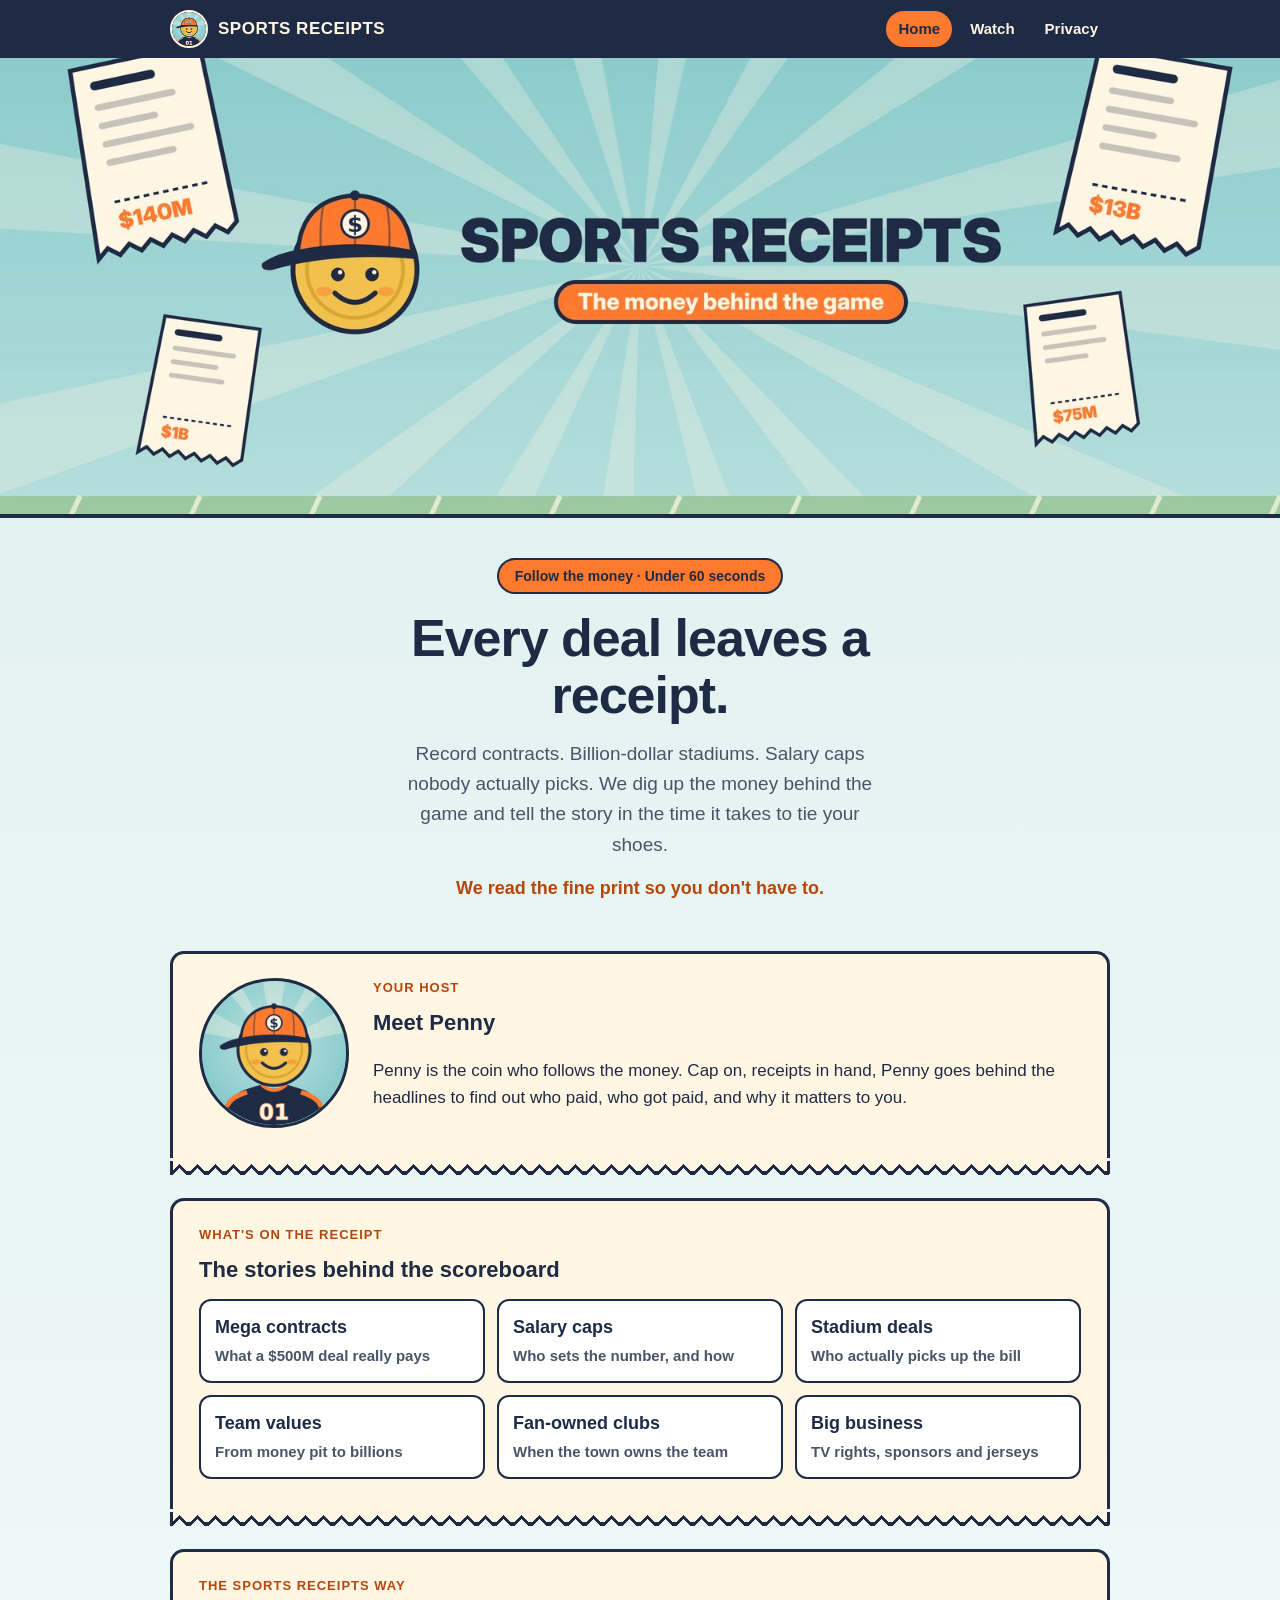
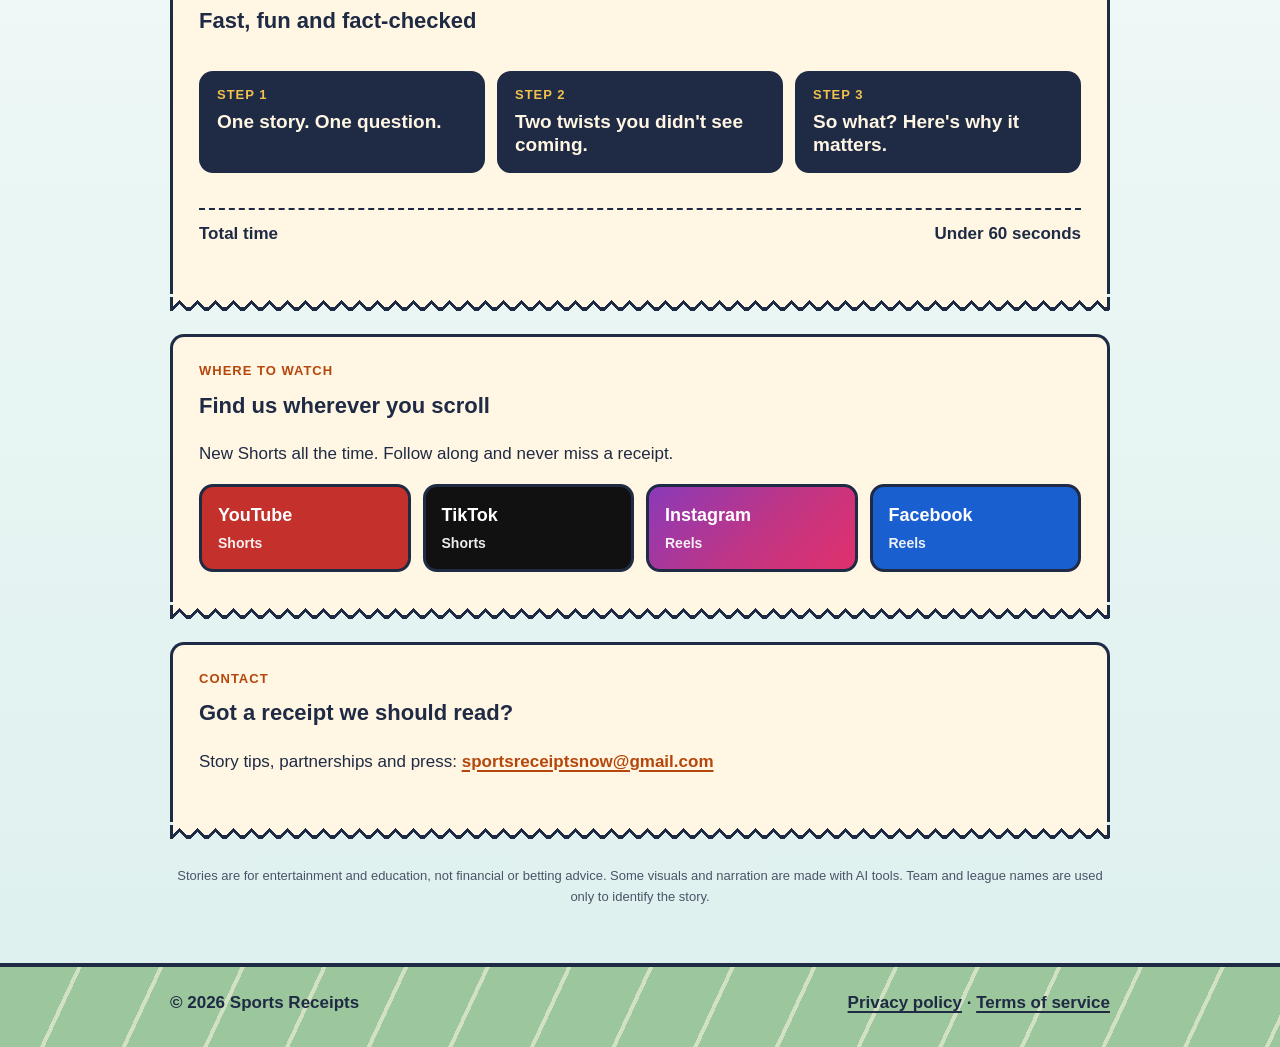
<file: index.html>
<!doctype html>
<html lang="en">
<head>
<meta charset="utf-8">
<meta name="viewport" content="width=device-width,initial-scale=1">
<title>Sports Receipts · The money behind the game</title>
<meta name="description" content="Every deal leaves a receipt. Short animated stories about the money behind sports.">
<meta property="og:title" content="Sports Receipts">
<meta property="og:description" content="Every deal leaves a receipt. The money behind the game in under 60 seconds.">
<meta property="og:image" content="share.jpg">
<meta name="theme-color" content="#1F2A44">
<link rel="icon" href="favicon.png" type="image/png">
<link rel="apple-touch-icon" href="apple-touch-icon.png">
<link rel="stylesheet" href="style.css">
</head>
<body>
<header class="top"><div class="in">
  <a class="brand" href="index.html"><img src="favicon.png" alt=""><span>Sports Receipts</span></a>
  <nav aria-label="Main"><a href="index.html" aria-current="page">Home</a><a href="#watch">Watch</a><a href="privacy.html">Privacy</a></nav>
</div></header>

<img class="banner" src="banner.jpg" alt="Sports Receipts banner: Penny the coin mascot in an orange cap beside the words Sports Receipts, The money behind the game, with floating receipts for $140M, $13B, $1B and $75M." width="1600" height="575">

<main>
  <section class="hero">
    <p class="pill">Follow the money · Under 60 seconds</p>
    <h1>Every deal leaves a receipt.</h1>
    <p class="lead">Record contracts. Billion-dollar stadiums. Salary caps nobody actually picks. We dig up the money behind the game and tell the story in the time it takes to tie your shoes.</p>
    <p class="sub2">We read the fine print so you don't have to.</p>
  </section>

  <div class="grid">
    <section class="receipt wide penny" aria-label="Meet Penny">
      <img src="penny.png" alt="Penny, a smiling gold coin wearing an orange cap with a dollar sign and a navy number 01 jersey" width="150" height="150">
      <div>
        <p class="tag">Your host</p>
        <h2>Meet Penny</h2>
        <p>Penny is the coin who follows the money. Cap on, receipts in hand, Penny goes behind the headlines to find out who paid, who got paid, and why it matters to you.</p>
      </div>
    </section>

    <section class="receipt wide" aria-label="What we cover">
      <p class="tag">What's on the receipt</p>
      <h2>The stories behind the scoreboard</h2>
      <ul class="topics">
        <li><b>Mega contracts</b><span>What a $500M deal really pays</span></li>
        <li><b>Salary caps</b><span>Who sets the number, and how</span></li>
        <li><b>Stadium deals</b><span>Who actually picks up the bill</span></li>
        <li><b>Team values</b><span>From money pit to billions</span></li>
        <li><b>Fan-owned clubs</b><span>When the town owns the team</span></li>
        <li><b>Big business</b><span>TV rights, sponsors and jerseys</span></li>
      </ul>
    </section>

    <section class="receipt wide" aria-label="How we tell it">
      <p class="tag">The Sports Receipts way</p>
      <h2>Fast, fun and fact-checked</h2>
      <div class="quotes">
        <p class="quote"><small>Step 1</small>One story. One question.</p>
        <p class="quote"><small>Step 2</small>Two twists you didn't see coming.</p>
        <p class="quote"><small>Step 3</small>So what? Here's why it matters.</p>
      </div>
      <p class="total"><span>Total time</span><span>Under 60 seconds</span></p>
    </section>

    <section class="receipt wide" id="watch" aria-label="Where to watch">
      <p class="tag">Where to watch</p>
      <h2>Find us wherever you scroll</h2>
      <p>New Shorts all the time. Follow along and never miss a receipt.</p>
      <div class="platforms">
        <a class="plat yt" href="https://www.youtube.com/@SportsReceiptsHQ" target="_blank" rel="noopener">YouTube<span>Shorts</span></a>
        <a class="plat tt" href="https://www.tiktok.com/@sportsreceiptshq" target="_blank" rel="noopener">TikTok<span>Shorts</span></a>
        <a class="plat ig" href="https://www.instagram.com/sportsreceiptshq/" target="_blank" rel="noopener">Instagram<span>Reels</span></a>
        <a class="plat fb" href="https://www.facebook.com/profile.php?id=61596256514518" target="_blank" rel="noopener">Facebook<span>Reels</span></a>
      </div>
    </section>

    <section class="receipt wide">
      <p class="tag">Contact</p>
      <h2>Got a receipt we should read?</h2>
      <p>Story tips, partnerships and press: <a href="mailto:sportsreceiptsnow@gmail.com">sportsreceiptsnow@gmail.com</a></p>
    </section>
  </div>
  <p class="fine">Stories are for entertainment and education, not financial or betting advice. Some visuals and narration are made with AI tools. Team and league names are used only to identify the story.</p>
</main>
<footer><div class="in"><span>© 2026 Sports Receipts</span><span><a href="privacy.html">Privacy policy</a> · <a href="terms.html">Terms of service</a></span></div></footer>
</body>
</html>
</file>
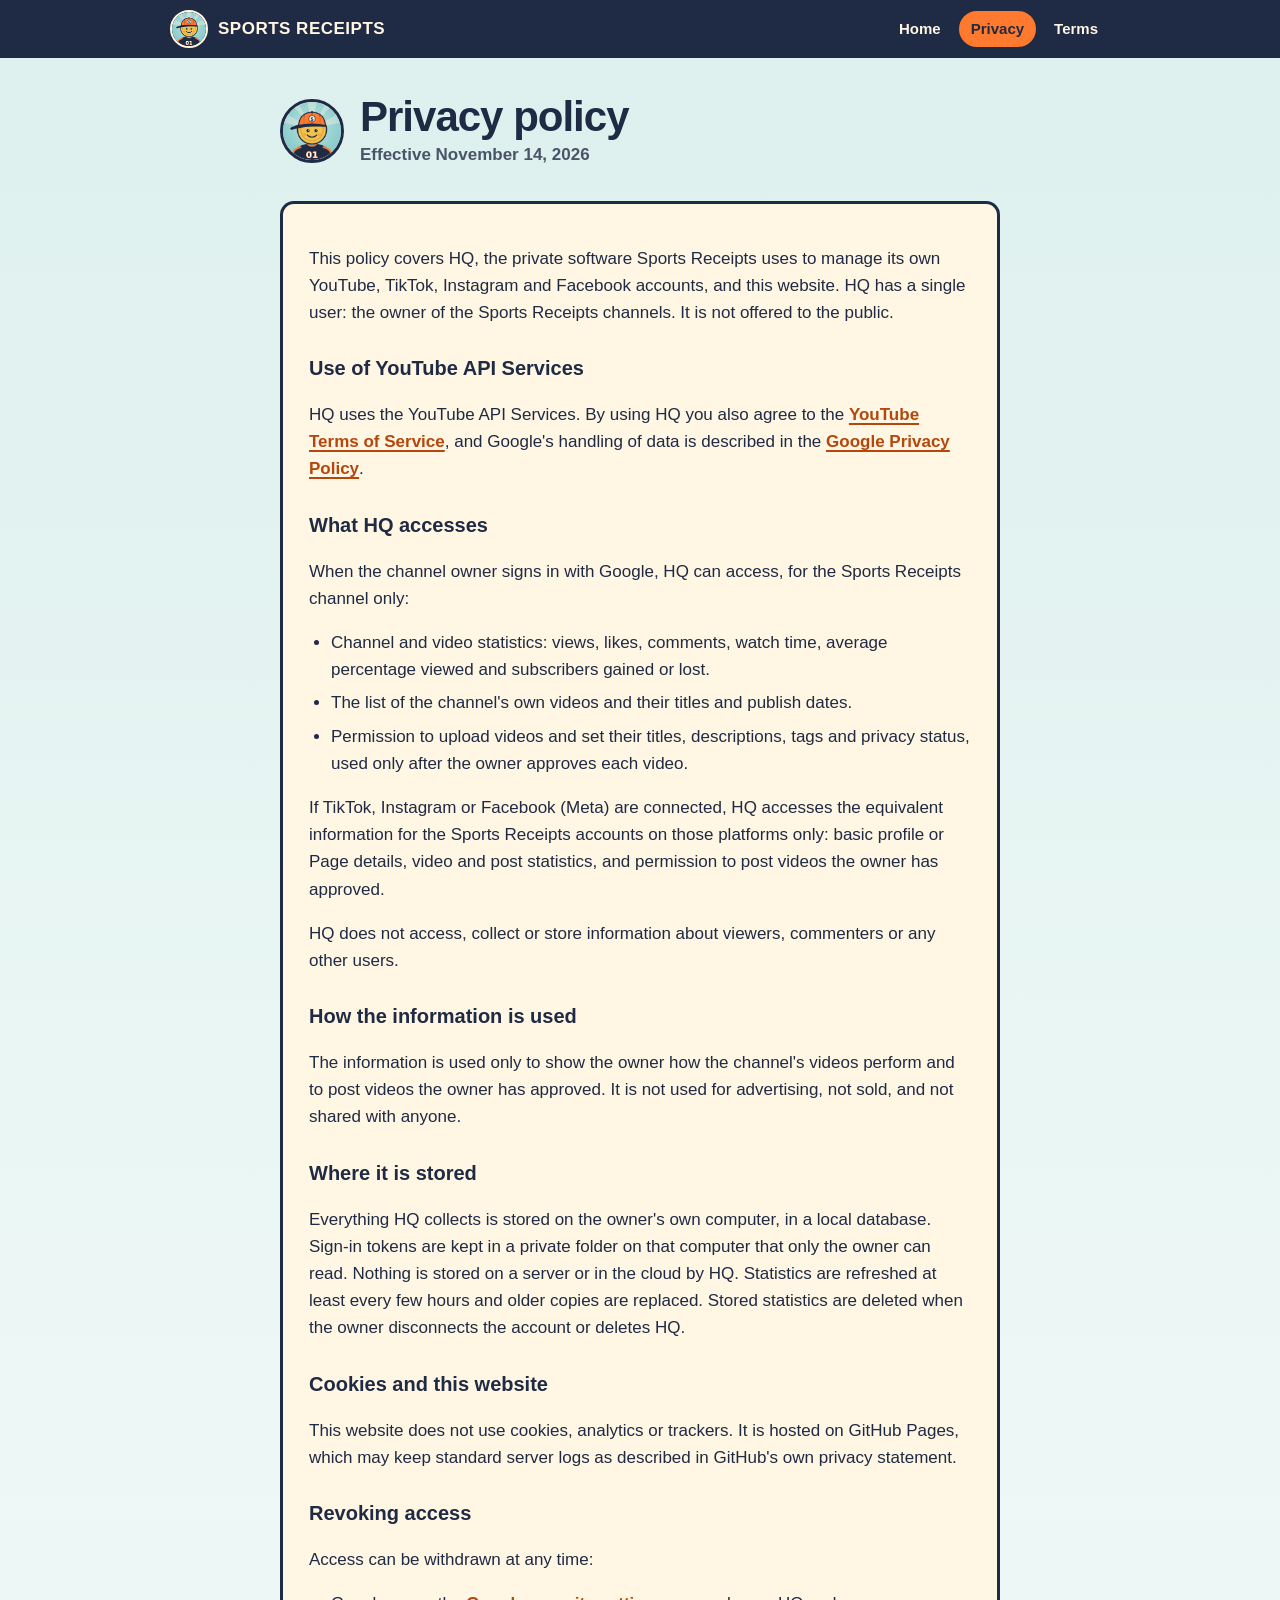
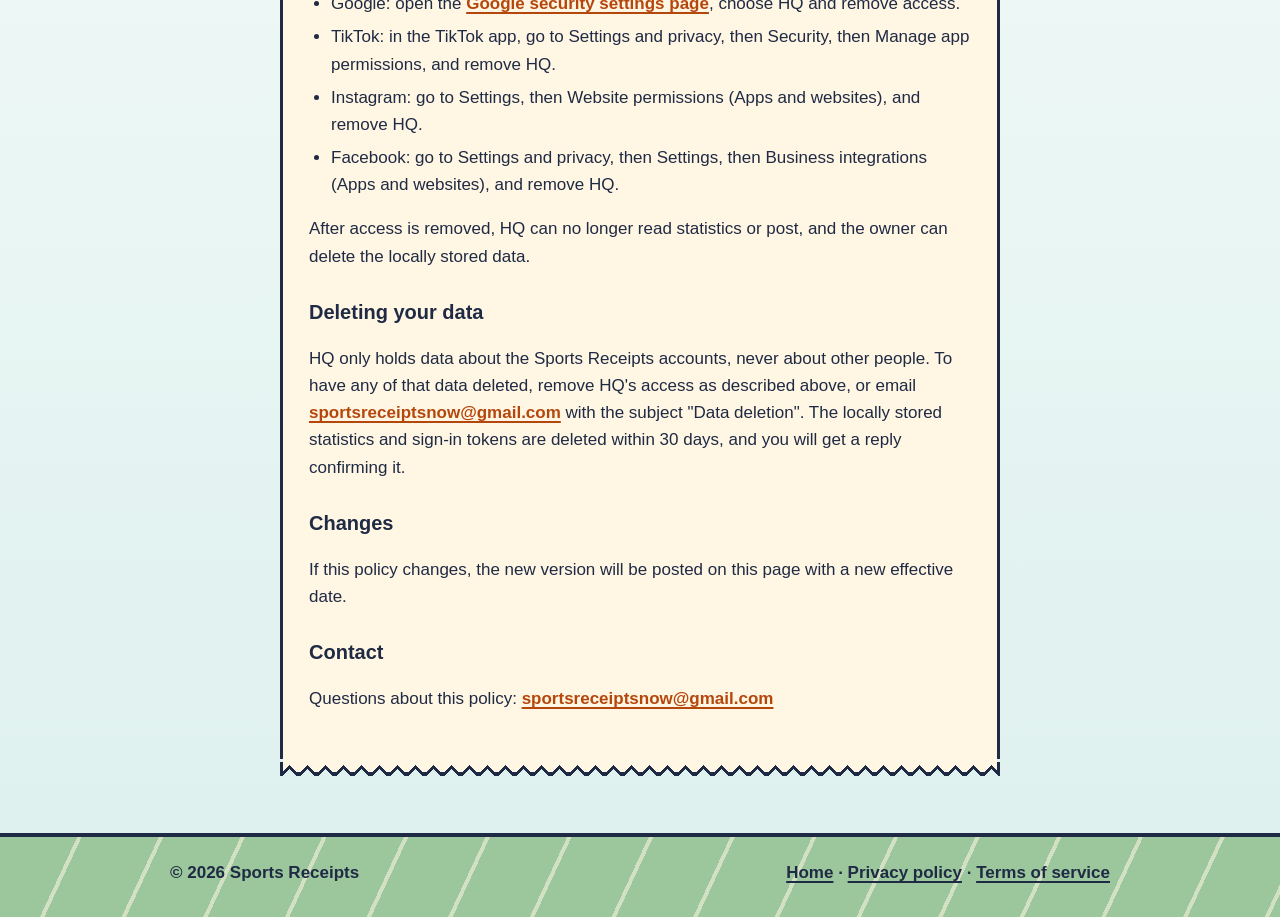
<file: privacy.html>
<!doctype html>
<html lang="en">
<head>
<meta charset="utf-8">
<meta name="viewport" content="width=device-width,initial-scale=1">
<title>Privacy policy · Sports Receipts</title>
<meta name="theme-color" content="#1F2A44">
<link rel="icon" href="favicon.png" type="image/png">
<link rel="apple-touch-icon" href="apple-touch-icon.png">
<link rel="stylesheet" href="style.css">
</head>
<body>
<header class="top"><div class="in">
  <a class="brand" href="index.html"><img src="favicon.png" alt=""><span>Sports Receipts</span></a>
  <nav aria-label="Main"><a href="index.html">Home</a><a href="privacy.html" aria-current="page">Privacy</a><a href="terms.html">Terms</a></nav>
</div></header>
<main class="doc">
  <div class="head"><img src="penny.png" alt="" width="64" height="64"><div><h1>Privacy policy</h1><p class="sub">Effective November 14, 2026</p></div></div>
  <section class="receipt">
  <p>This policy covers HQ, the private software Sports Receipts uses to manage its own YouTube, TikTok, Instagram and Facebook accounts, and this website. HQ has a single user: the owner of the Sports Receipts channels. It is not offered to the public.</p>

  <h2>Use of YouTube API Services</h2>
  <p>HQ uses the YouTube API Services. By using HQ you also agree to the <a href="https://www.youtube.com/t/terms">YouTube Terms of Service</a>, and Google's handling of data is described in the <a href="https://policies.google.com/privacy">Google Privacy Policy</a>.</p>

  <h2>What HQ accesses</h2>
  <p>When the channel owner signs in with Google, HQ can access, for the Sports Receipts channel only:</p>
  <ul>
    <li>Channel and video statistics: views, likes, comments, watch time, average percentage viewed and subscribers gained or lost.</li>
    <li>The list of the channel's own videos and their titles and publish dates.</li>
    <li>Permission to upload videos and set their titles, descriptions, tags and privacy status, used only after the owner approves each video.</li>
  </ul>
  <p>If TikTok, Instagram or Facebook (Meta) are connected, HQ accesses the equivalent information for the Sports Receipts accounts on those platforms only: basic profile or Page details, video and post statistics, and permission to post videos the owner has approved.</p>
  <p>HQ does not access, collect or store information about viewers, commenters or any other users.</p>

  <h2>How the information is used</h2>
  <p>The information is used only to show the owner how the channel's videos perform and to post videos the owner has approved. It is not used for advertising, not sold, and not shared with anyone.</p>

  <h2>Where it is stored</h2>
  <p>Everything HQ collects is stored on the owner's own computer, in a local database. Sign-in tokens are kept in a private folder on that computer that only the owner can read. Nothing is stored on a server or in the cloud by HQ. Statistics are refreshed at least every few hours and older copies are replaced. Stored statistics are deleted when the owner disconnects the account or deletes HQ.</p>

  <h2>Cookies and this website</h2>
  <p>This website does not use cookies, analytics or trackers. It is hosted on GitHub Pages, which may keep standard server logs as described in GitHub's own privacy statement.</p>

  <h2>Revoking access</h2>
  <p>Access can be withdrawn at any time:</p>
  <ul>
    <li>Google: open the <a href="https://security.google.com/settings/security/permissions">Google security settings page</a>, choose HQ and remove access.</li>
    <li>TikTok: in the TikTok app, go to Settings and privacy, then Security, then Manage app permissions, and remove HQ.</li>
    <li>Instagram: go to Settings, then Website permissions (Apps and websites), and remove HQ.</li>
    <li>Facebook: go to Settings and privacy, then Settings, then Business integrations (Apps and websites), and remove HQ.</li>
  </ul>
  <p>After access is removed, HQ can no longer read statistics or post, and the owner can delete the locally stored data.</p>

  <h2 id="data-deletion">Deleting your data</h2>
  <p>HQ only holds data about the Sports Receipts accounts, never about other people. To have any of that data deleted, remove HQ's access as described above, or email <a href="mailto:sportsreceiptsnow@gmail.com">sportsreceiptsnow@gmail.com</a> with the subject "Data deletion". The locally stored statistics and sign-in tokens are deleted within 30 days, and you will get a reply confirming it.</p>

  <h2>Changes</h2>
  <p>If this policy changes, the new version will be posted on this page with a new effective date.</p>

  <h2>Contact</h2>
  <p>Questions about this policy: <a href="mailto:sportsreceiptsnow@gmail.com">sportsreceiptsnow@gmail.com</a></p>
  </section>
</main>
<footer><div class="in"><span>© 2026 Sports Receipts</span><span><a href="index.html">Home</a> · <a href="privacy.html">Privacy policy</a> · <a href="terms.html">Terms of service</a></span></div></footer>
</body>
</html>
</file>
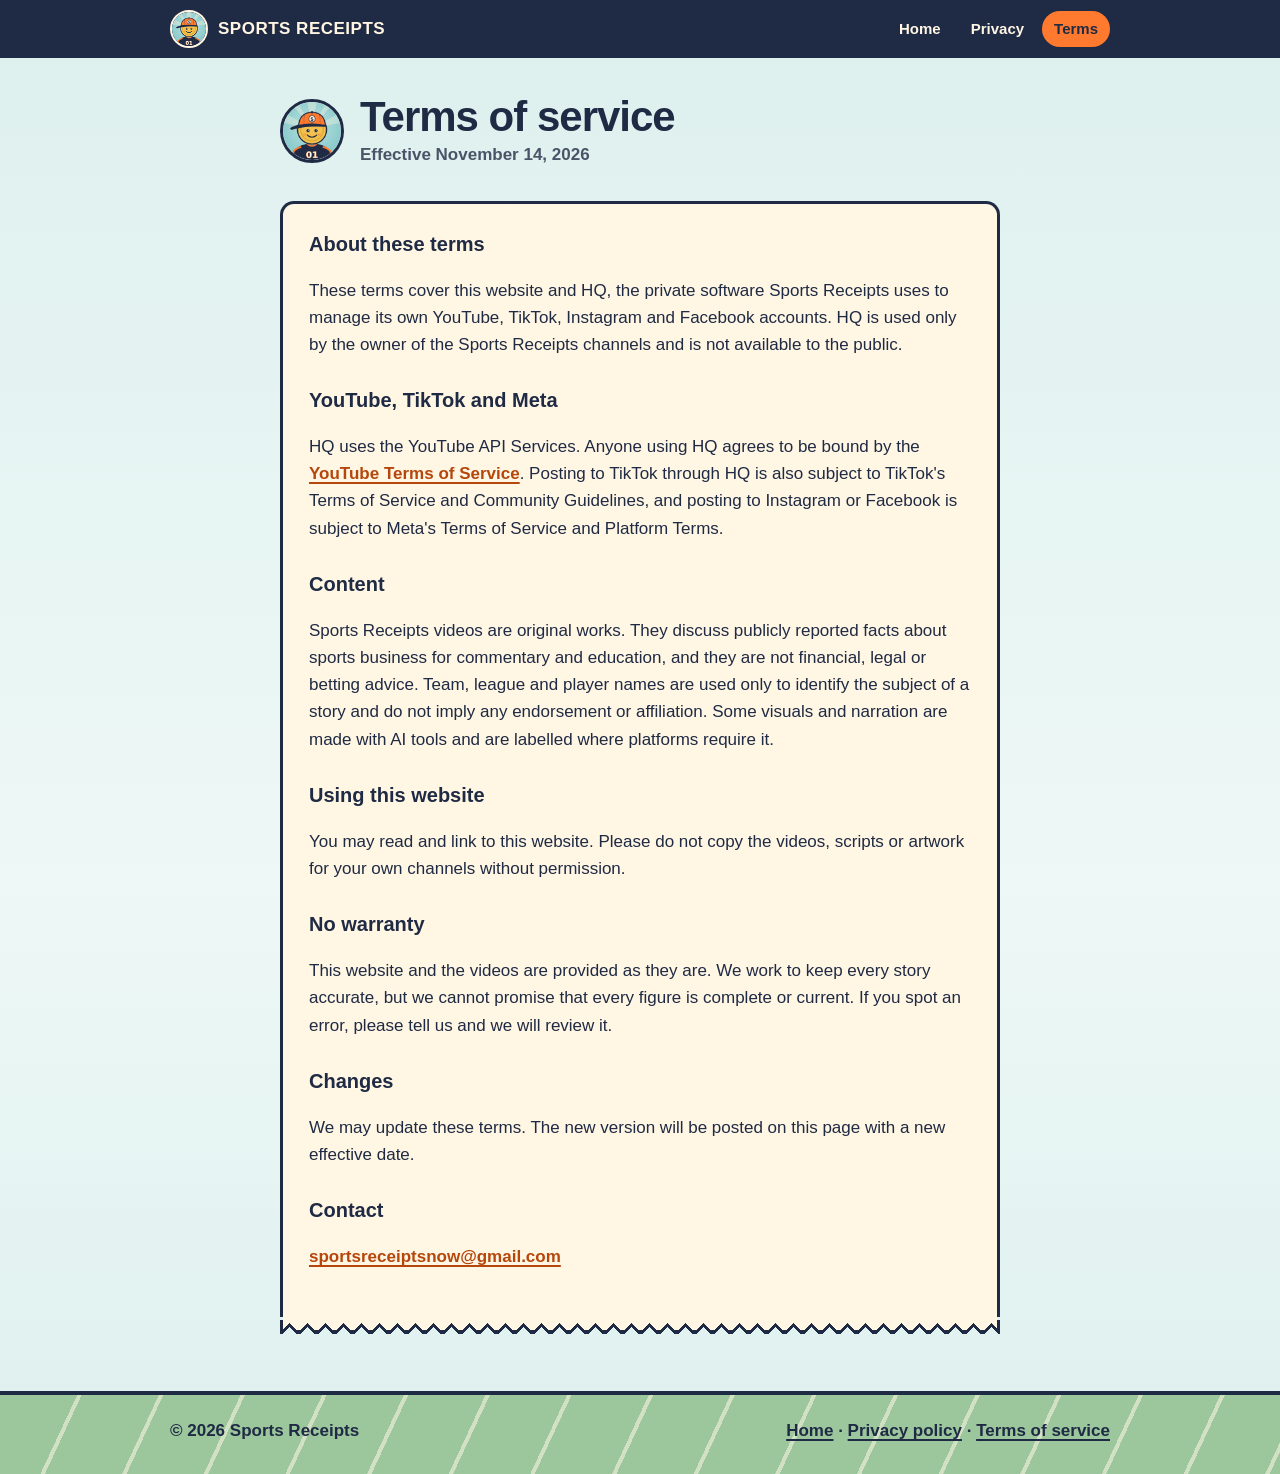
<file: terms.html>
<!doctype html>
<html lang="en">
<head>
<meta charset="utf-8">
<meta name="viewport" content="width=device-width,initial-scale=1">
<title>Terms of service · Sports Receipts</title>
<meta name="theme-color" content="#1F2A44">
<link rel="icon" href="favicon.png" type="image/png">
<link rel="apple-touch-icon" href="apple-touch-icon.png">
<link rel="stylesheet" href="style.css">
</head>
<body>
<header class="top"><div class="in">
  <a class="brand" href="index.html"><img src="favicon.png" alt=""><span>Sports Receipts</span></a>
  <nav aria-label="Main"><a href="index.html">Home</a><a href="privacy.html">Privacy</a><a href="terms.html" aria-current="page">Terms</a></nav>
</div></header>
<main class="doc">
  <div class="head"><img src="penny.png" alt="" width="64" height="64"><div><h1>Terms of service</h1><p class="sub">Effective November 14, 2026</p></div></div>
  <section class="receipt">
  

  <h2>About these terms</h2>
  <p>These terms cover this website and HQ, the private software Sports Receipts uses to manage its own YouTube, TikTok, Instagram and Facebook accounts. HQ is used only by the owner of the Sports Receipts channels and is not available to the public.</p>

  <h2>YouTube, TikTok and Meta</h2>
  <p>HQ uses the YouTube API Services. Anyone using HQ agrees to be bound by the <a href="https://www.youtube.com/t/terms">YouTube Terms of Service</a>. Posting to TikTok through HQ is also subject to TikTok's Terms of Service and Community Guidelines, and posting to Instagram or Facebook is subject to Meta's Terms of Service and Platform Terms.</p>

  <h2>Content</h2>
  <p>Sports Receipts videos are original works. They discuss publicly reported facts about sports business for commentary and education, and they are not financial, legal or betting advice. Team, league and player names are used only to identify the subject of a story and do not imply any endorsement or affiliation. Some visuals and narration are made with AI tools and are labelled where platforms require it.</p>

  <h2>Using this website</h2>
  <p>You may read and link to this website. Please do not copy the videos, scripts or artwork for your own channels without permission.</p>

  <h2>No warranty</h2>
  <p>This website and the videos are provided as they are. We work to keep every story accurate, but we cannot promise that every figure is complete or current. If you spot an error, please tell us and we will review it.</p>

  <h2>Changes</h2>
  <p>We may update these terms. The new version will be posted on this page with a new effective date.</p>

  <h2>Contact</h2>
  <p><a href="mailto:sportsreceiptsnow@gmail.com">sportsreceiptsnow@gmail.com</a></p>
  </section>
</main>
<footer><div class="in"><span>© 2026 Sports Receipts</span><span><a href="index.html">Home</a> · <a href="privacy.html">Privacy policy</a> · <a href="terms.html">Terms of service</a></span></div></footer>
</body>
</html>
</file>
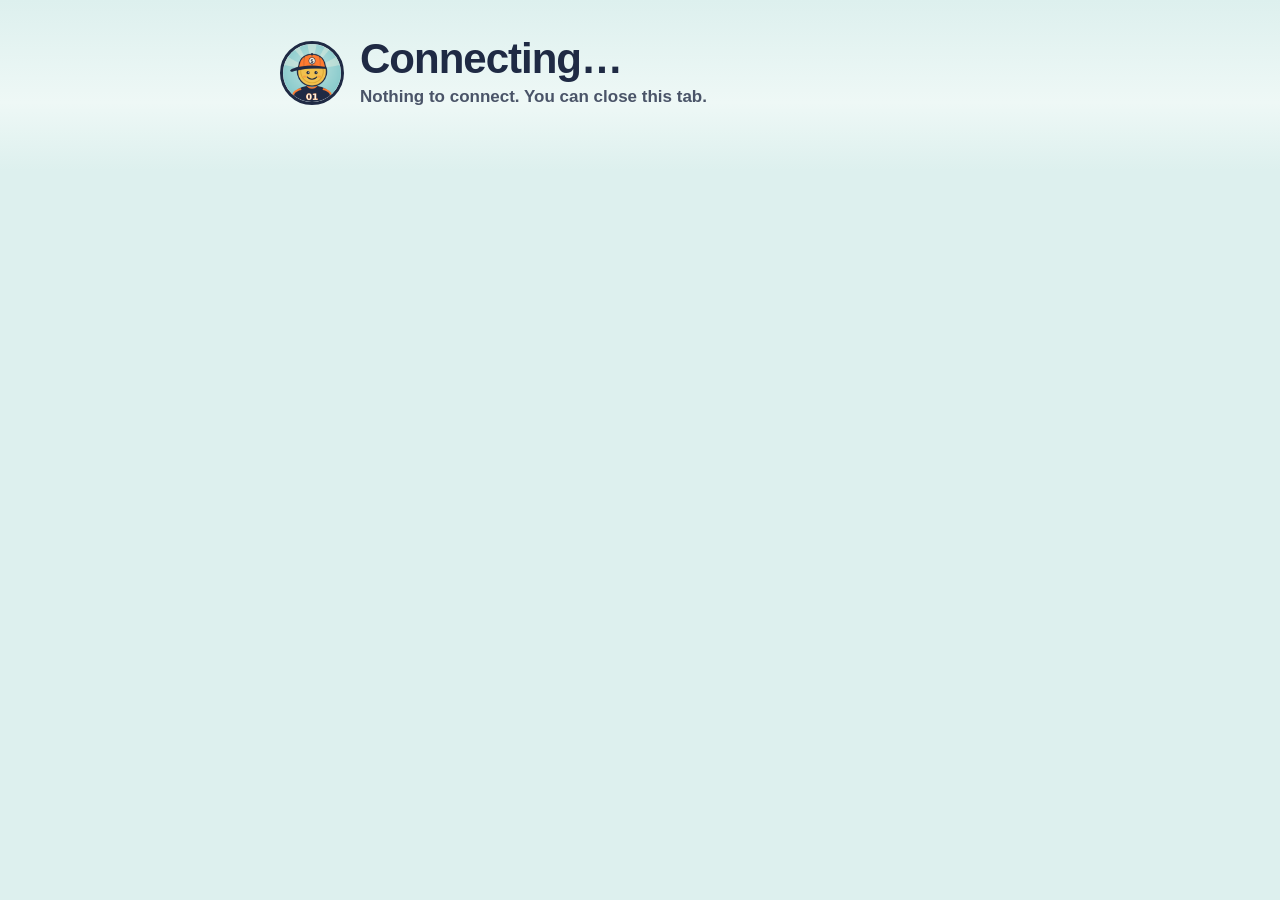
<file: tiktok-callback.html>
<!doctype html>
<html lang="en">
<head>
<meta charset="utf-8">
<meta name="viewport" content="width=device-width,initial-scale=1">
<meta name="robots" content="noindex">
<title>Connecting · Sports Receipts</title>
<link rel="icon" href="favicon.png" type="image/png">
<link rel="stylesheet" href="style.css">
</head>
<body>
<main class="doc">
  <div class="head"><img src="penny.png" alt="" width="64" height="64"><div><h1>Connecting…</h1><p class="sub" id="msg">Handing the sign-in back to the app on this computer.</p></div></div>
</main>
<script>
// Sign-in return page for HQ, the channel owner's private tool. It forwards the one-time code
// from TikTok to the setup script running on this same computer (127.0.0.1) and stores nothing.
(function () {
  var q = location.search || '';
  if (q.indexOf('code=') === -1 && q.indexOf('error=') === -1) {
    document.getElementById('msg').textContent = 'Nothing to connect. You can close this tab.';
    return;
  }
  location.replace('http://127.0.0.1:8798/tiktok' + q);
})();
</script>
</body>
</html>
</file>
<file: style.css>
/* Sports Receipts brand: navy ink, cream receipts, orange cap, gold coin, teal sky, grass green. */
:root{--navy:#1F2A44;--cream:#FFF6E3;--orange:#FF7A2F;--orange-ink:#B5470C;--gold:#F2C14E;--teal:#7FC6C8;--teal-soft:#DDF0EE;--grass:#9CC79C;--muted:#4A5468}
*{box-sizing:border-box}
html{background:var(--teal-soft)}
body{margin:0;color:var(--navy);font:17px/1.6 ui-rounded,"SF Pro Rounded",-apple-system,BlinkMacSystemFont,"Segoe UI",Roboto,Helvetica,Arial,sans-serif;
  background:linear-gradient(180deg,var(--teal-soft) 0,#EEF8F6 60%,var(--teal-soft) 100%)}
a{color:var(--orange-ink);font-weight:700;text-decoration-thickness:2px;text-underline-offset:3px}
a:hover{color:var(--navy)}
:focus-visible{outline:3px solid var(--orange);outline-offset:3px;border-radius:6px}

/* top bar */
.top{position:sticky;top:0;z-index:5;background:var(--navy);color:var(--cream)}
.top .in{max-width:980px;margin:0 auto;padding:10px 20px;display:flex;align-items:center;justify-content:space-between;gap:16px}
.brand{display:flex;align-items:center;gap:10px;color:var(--cream);text-decoration:none;font-weight:900;letter-spacing:.5px;text-transform:uppercase;font-size:17px}
.brand img{width:38px;height:38px;border-radius:50%;border:2px solid var(--cream)}
.top nav{display:flex;gap:6px}
.top nav a{color:var(--cream);text-decoration:none;font-weight:700;font-size:15px;padding:6px 12px;border-radius:999px}
.top nav a:hover,.top nav a[aria-current=page]{background:var(--orange);color:var(--navy)}

/* banner */
.banner{display:block;width:100%;height:auto;aspect-ratio:1600/575;object-fit:cover;border-bottom:4px solid var(--navy)}

main{max-width:980px;margin:0 auto;padding:0 20px 56px}

/* hero */
.hero{text-align:center;padding:40px 0 8px}
.pill{display:inline-block;background:var(--orange);color:var(--navy);font-weight:800;font-size:14px;border:2.5px solid var(--navy);border-radius:999px;padding:5px 16px;margin:0 0 16px}
h1{font-size:clamp(32px,6vw,52px);line-height:1.08;letter-spacing:-1px;margin:0 auto 16px;font-weight:900;max-width:17ch}
.lead{font-size:19px;color:var(--muted);margin:0 auto;max-width:44ch}
.chips{display:flex;flex-wrap:wrap;justify-content:center;gap:10px;margin:22px 0 0;padding:0;list-style:none}
.chips li{background:var(--cream);border:2.5px solid var(--navy);border-radius:12px;padding:6px 14px;font-weight:800;font-size:15px;margin:0;transform:rotate(-1.5deg)}
.chips li:nth-child(2){transform:rotate(1.5deg)}
.chips li b{color:var(--orange-ink)}

/* receipt cards */
.grid{display:grid;grid-template-columns:repeat(2,minmax(0,1fr));gap:22px;margin-top:40px}
.receipt{position:relative;background:var(--cream);border:3px solid var(--navy);border-bottom:0;border-radius:14px 14px 0 0;padding:24px 26px 30px;margin-bottom:18px}
.receipt::before,.receipt::after{content:"";position:absolute;left:-3px;right:-3px;height:14px;background-size:18px 14px;background-repeat:repeat-x}
.receipt::before{bottom:-17px;background-image:linear-gradient(135deg,var(--navy) 50%,transparent 50%),linear-gradient(-135deg,var(--navy) 50%,transparent 50%)}
.receipt::after{bottom:-13px;left:0;right:0;background-image:linear-gradient(135deg,var(--cream) 50%,transparent 50%),linear-gradient(-135deg,var(--cream) 50%,transparent 50%);background-position:-3px 0}
.receipt h2{font-size:22px;margin:0 0 6px;font-weight:900}
.receipt .tag{font-size:13px;font-weight:800;text-transform:uppercase;letter-spacing:1px;color:var(--orange-ink);margin:0 0 6px}
.receipt .total{display:flex;justify-content:space-between;border-top:2px dashed var(--navy);margin-top:16px;padding-top:10px;font-weight:900}
.wide{grid-column:1/-1}
ul{padding-left:22px;margin:8px 0}
li{margin:6px 0}

/* Penny */
.penny{display:grid;grid-template-columns:150px 1fr;gap:24px;align-items:center}
.penny img{width:150px;height:150px;border-radius:50%;border:3px solid var(--navy);background:var(--teal)}

/* legal pages */
.doc{max-width:760px}
.doc .head{display:flex;align-items:center;gap:16px;padding:36px 0 4px}
.doc .head img{width:64px;height:64px;border-radius:50%;border:3px solid var(--navy)}
.doc h1{font-size:clamp(30px,5vw,42px);margin:0;text-align:left;max-width:none}
.doc .sub{color:var(--muted);margin:2px 0 0;font-weight:700}
.doc .receipt{margin-top:28px}
.doc h2{font-size:20px;margin:26px 0 6px;font-weight:900}
.doc .receipt h2:first-child{margin-top:0}

/* footer, with the grass from the banner */
footer{background:var(--grass);border-top:4px solid var(--navy);
  background-image:repeating-linear-gradient(115deg,transparent 0 70px,rgba(255,246,227,.55) 70px 74px)}
footer .in{max-width:980px;margin:0 auto;padding:22px 20px 30px;display:flex;flex-wrap:wrap;justify-content:space-between;gap:10px;font-weight:700;color:var(--navy)}
footer a{color:var(--navy)}

@media (max-width:720px){
  .grid{grid-template-columns:1fr}
  .penny{grid-template-columns:1fr;text-align:center;justify-items:center}
  .brand span{display:none}
}
@media (prefers-reduced-motion:no-preference){.chips li{transition:transform .2s}.chips li:hover{transform:rotate(0) scale(1.05)}}

/* fan home page */
.hero .sub2{font-weight:800;color:var(--orange-ink);margin:14px 0 0;font-size:18px}
.topics{display:grid;grid-template-columns:repeat(3,minmax(0,1fr));gap:12px;margin:12px 0 0;padding:0;list-style:none}
.topics li{margin:0;background:#fff;border:2.5px solid var(--navy);border-radius:12px;padding:12px 14px;font-weight:700}
.topics li b{display:block;font-size:18px;font-weight:900}
.topics li span{color:var(--muted);font-size:15px;font-weight:600}
.quotes{display:grid;grid-template-columns:repeat(3,minmax(0,1fr));gap:12px;margin:14px 0 0}
.quote{background:var(--navy);color:var(--cream);border-radius:14px;padding:16px 18px;font-weight:900;font-size:19px;line-height:1.25}
.quote small{display:block;color:var(--gold);font-size:13px;letter-spacing:1px;text-transform:uppercase;margin-bottom:6px}
.platforms{display:grid;grid-template-columns:repeat(4,minmax(0,1fr));gap:12px;margin-top:14px}
.plat{display:flex;flex-direction:column;gap:2px;border:3px solid var(--navy);border-radius:14px;padding:14px 16px;text-decoration:none;color:#fff;font-weight:900;font-size:18px;transition:transform .15s}
.plat:hover{transform:translateY(-3px);color:#fff}
.plat span{font-weight:700;font-size:14px;opacity:.92}
.plat.yt{background:#C4302B}.plat.tt{background:#111}.plat.ig{background:linear-gradient(135deg,#8a3ab9,#c13584 55%,#e1306c)}.plat.fb{background:#1A5FD0}
.plat.soon{opacity:.55;pointer-events:none}
.fine{font-size:13px;color:var(--muted);text-align:center;margin:26px 0 0}
@media (max-width:720px){.topics,.quotes{grid-template-columns:1fr}.platforms{grid-template-columns:1fr 1fr}}
</file>
